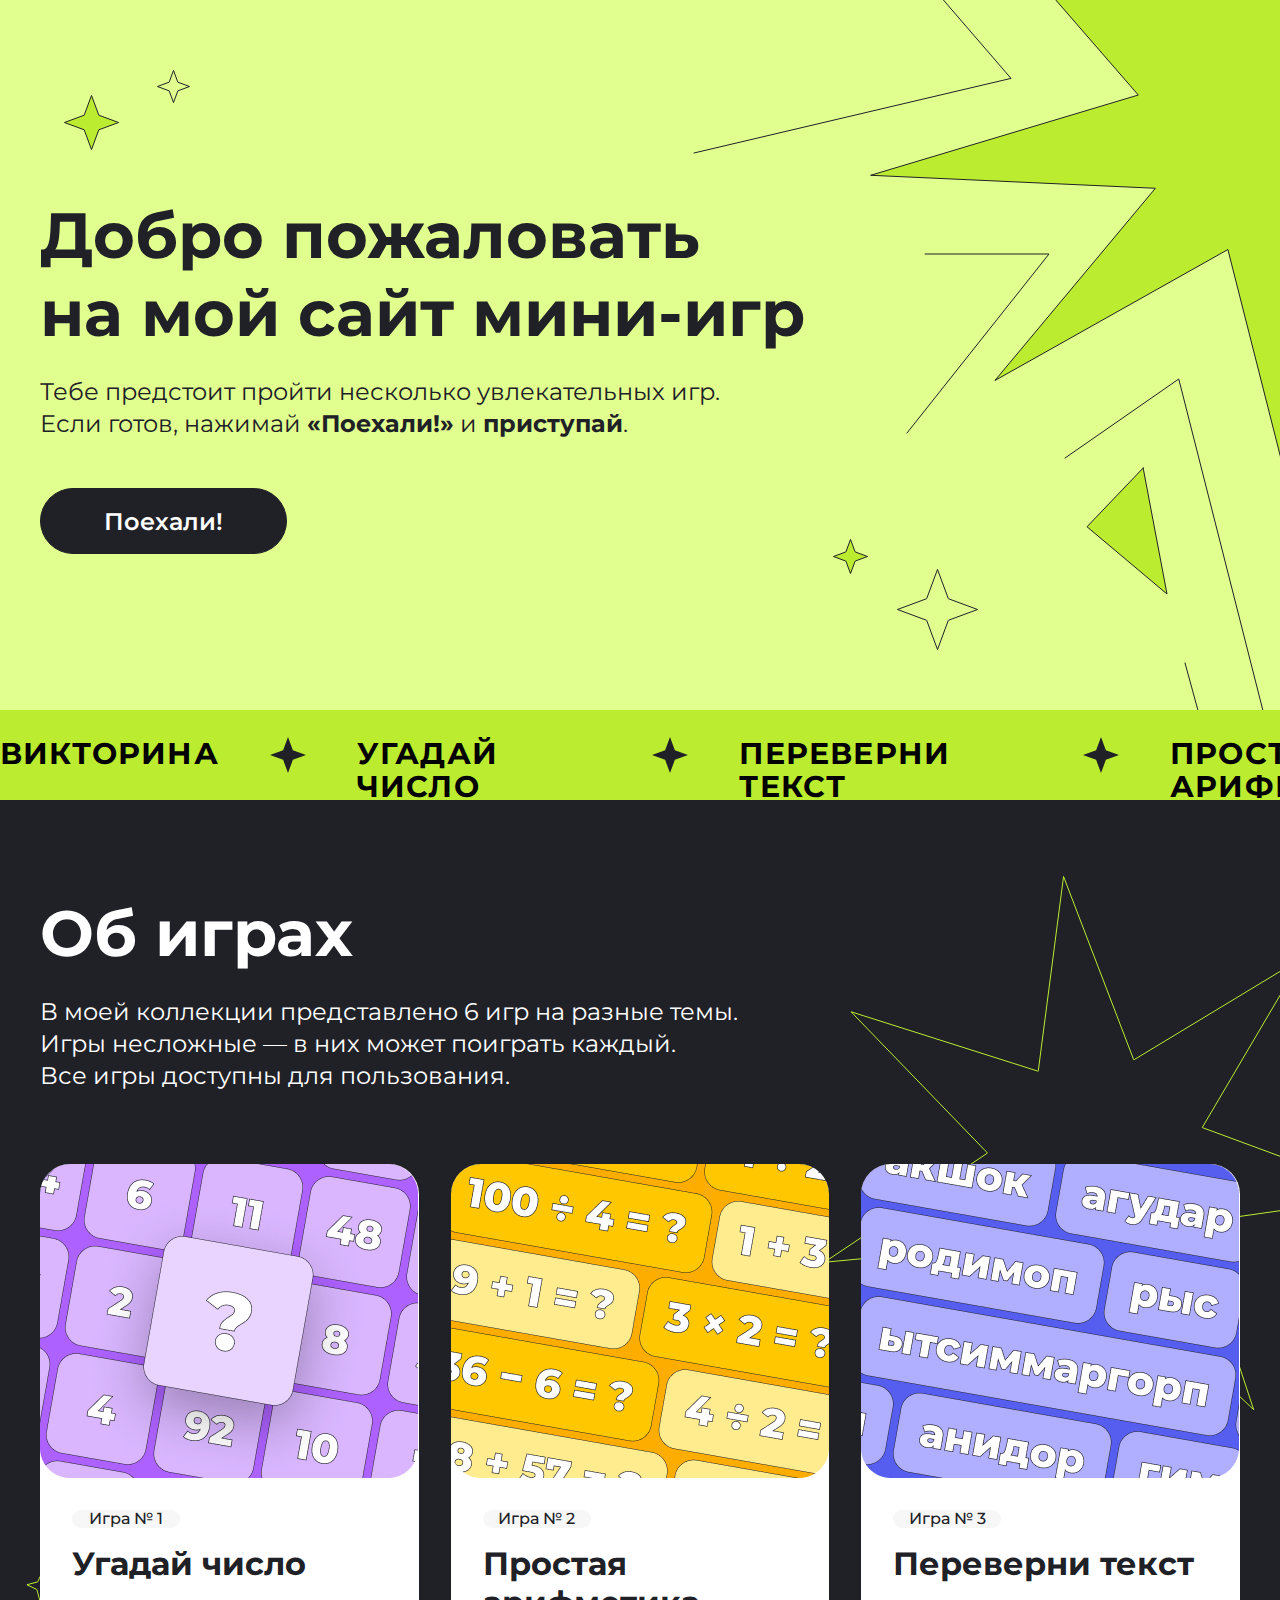
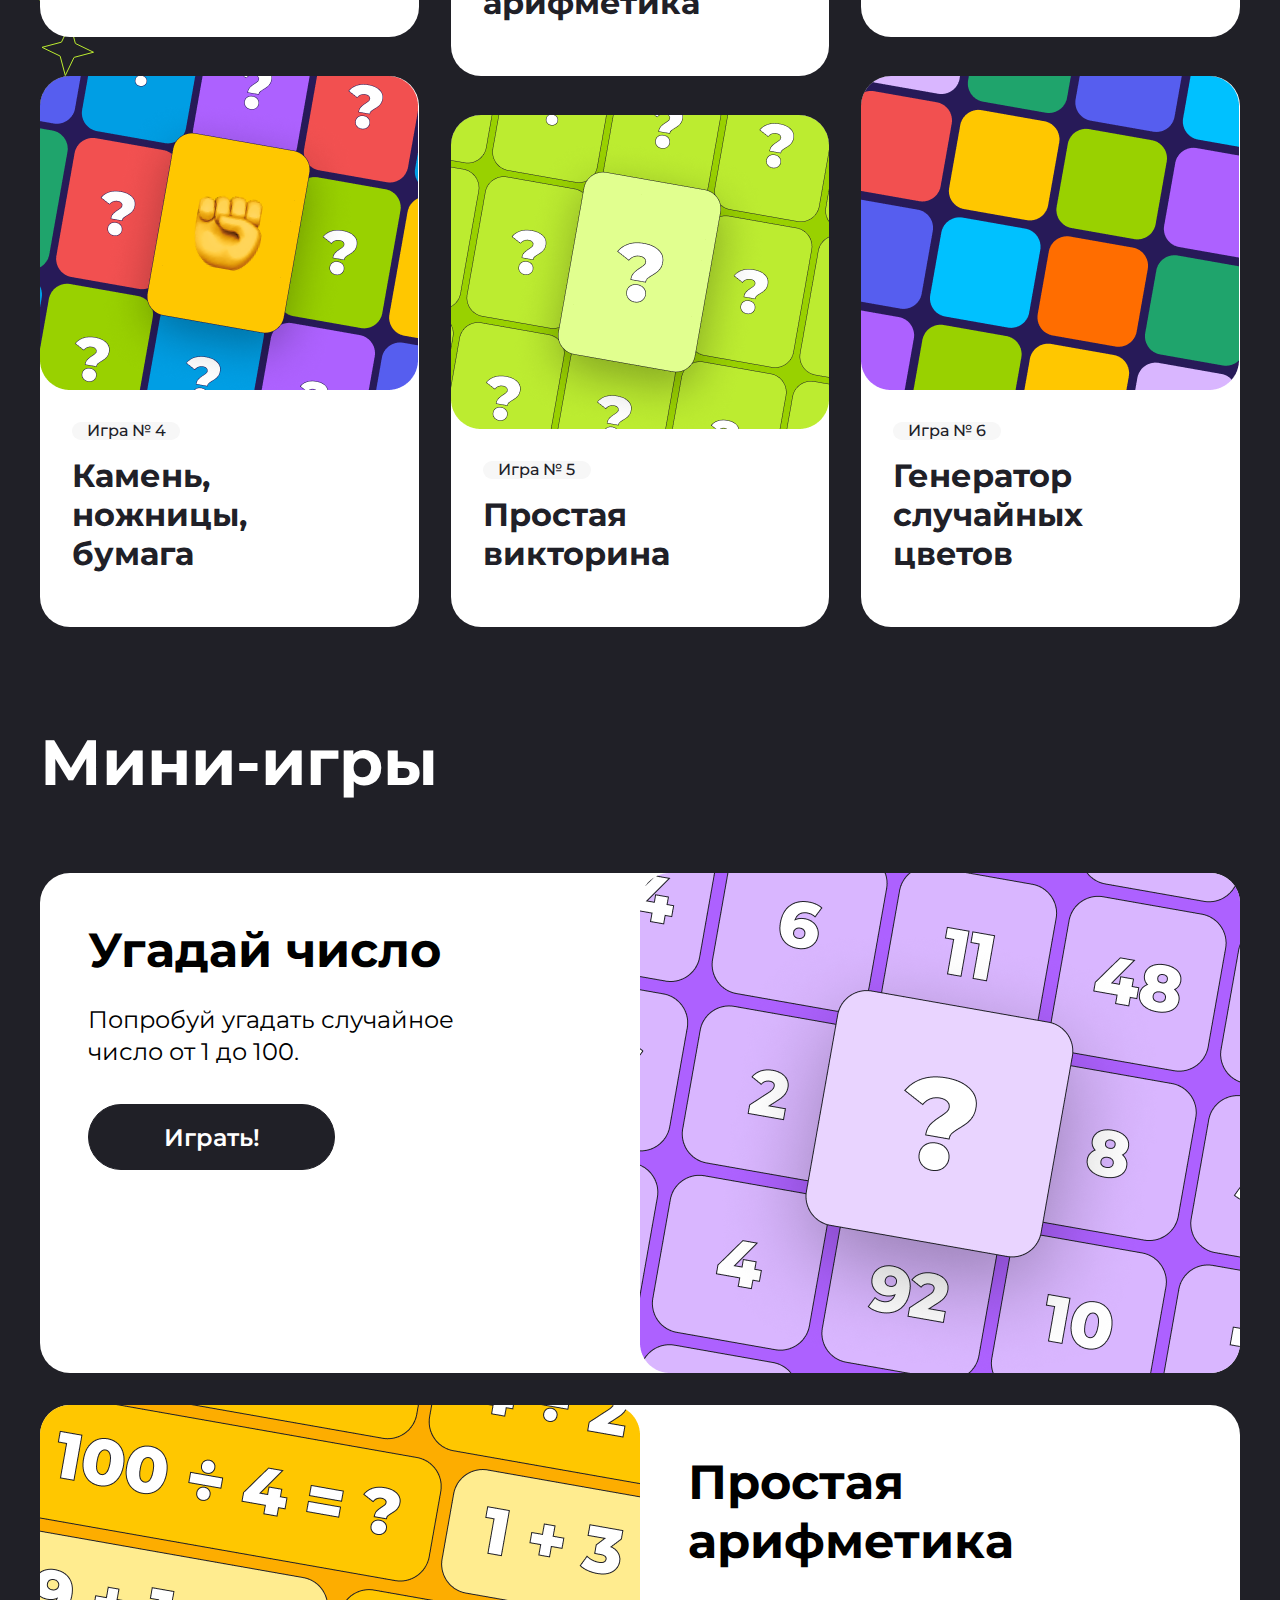
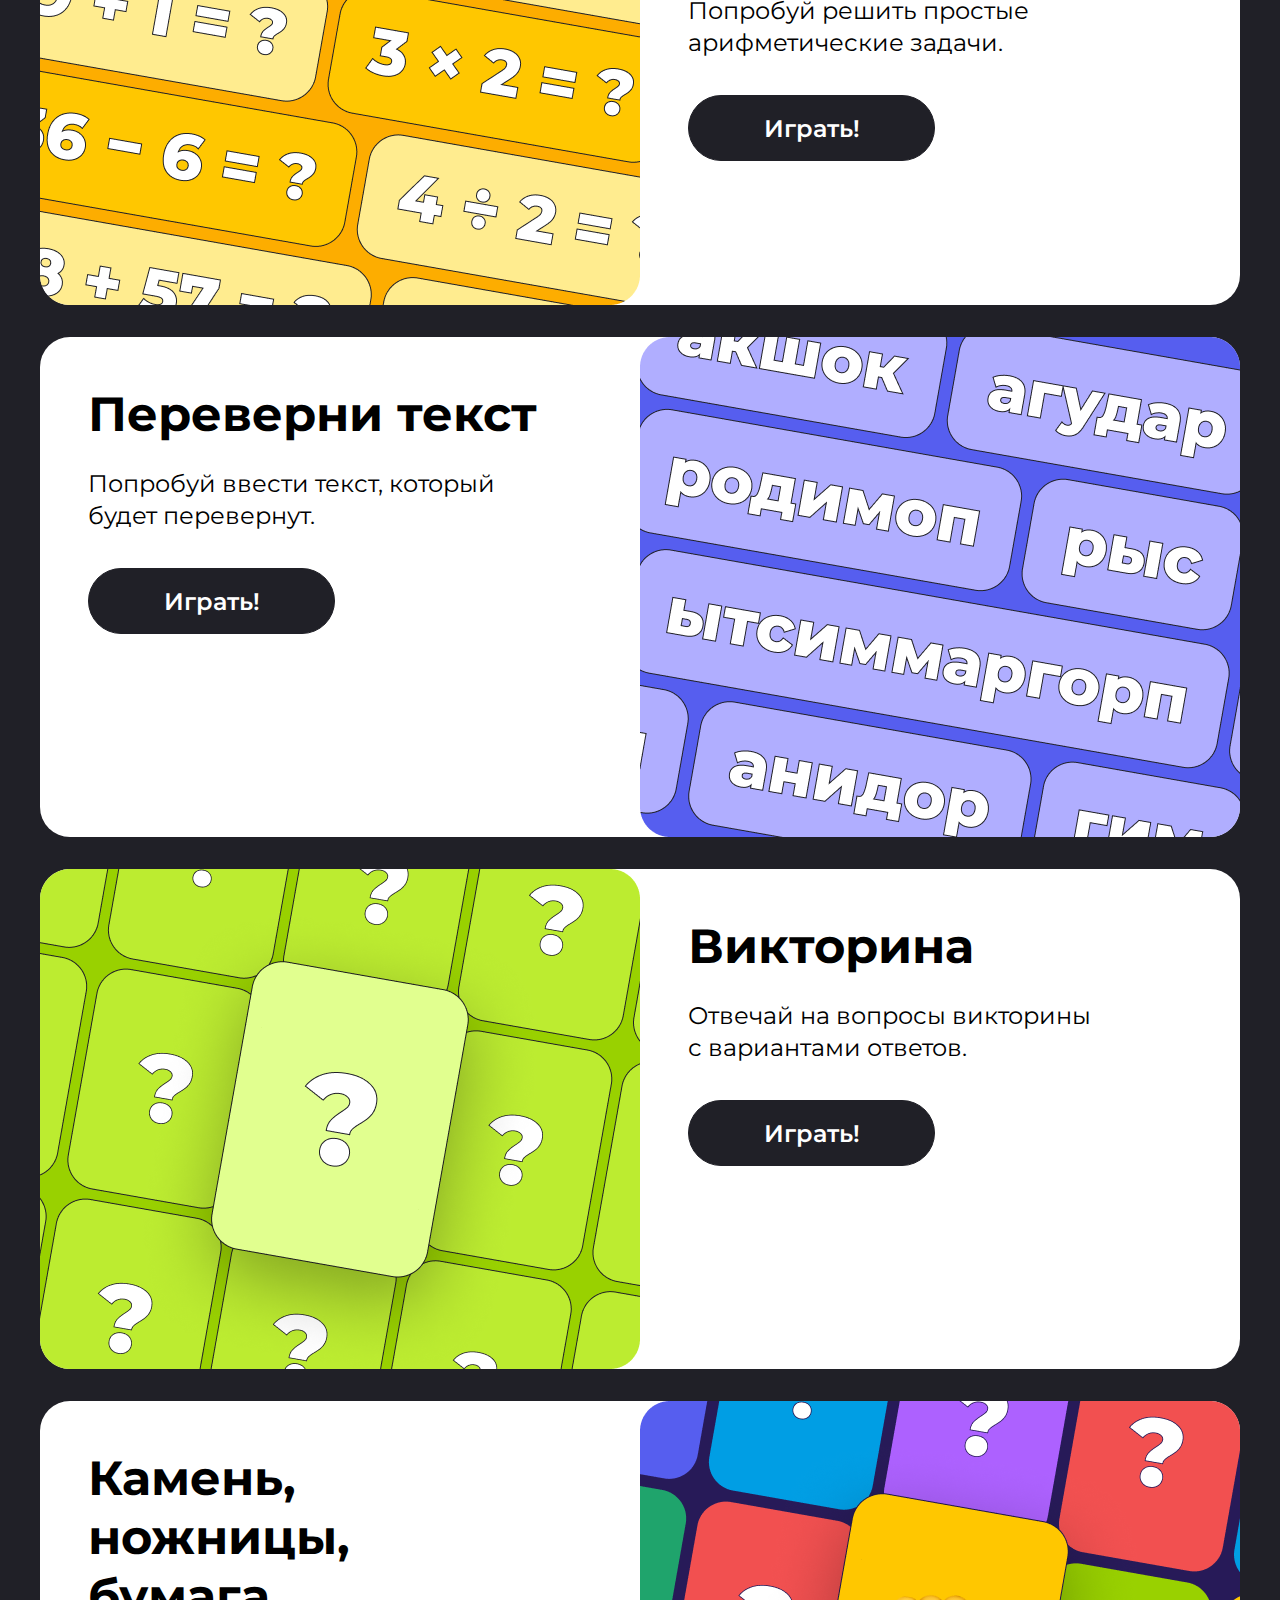
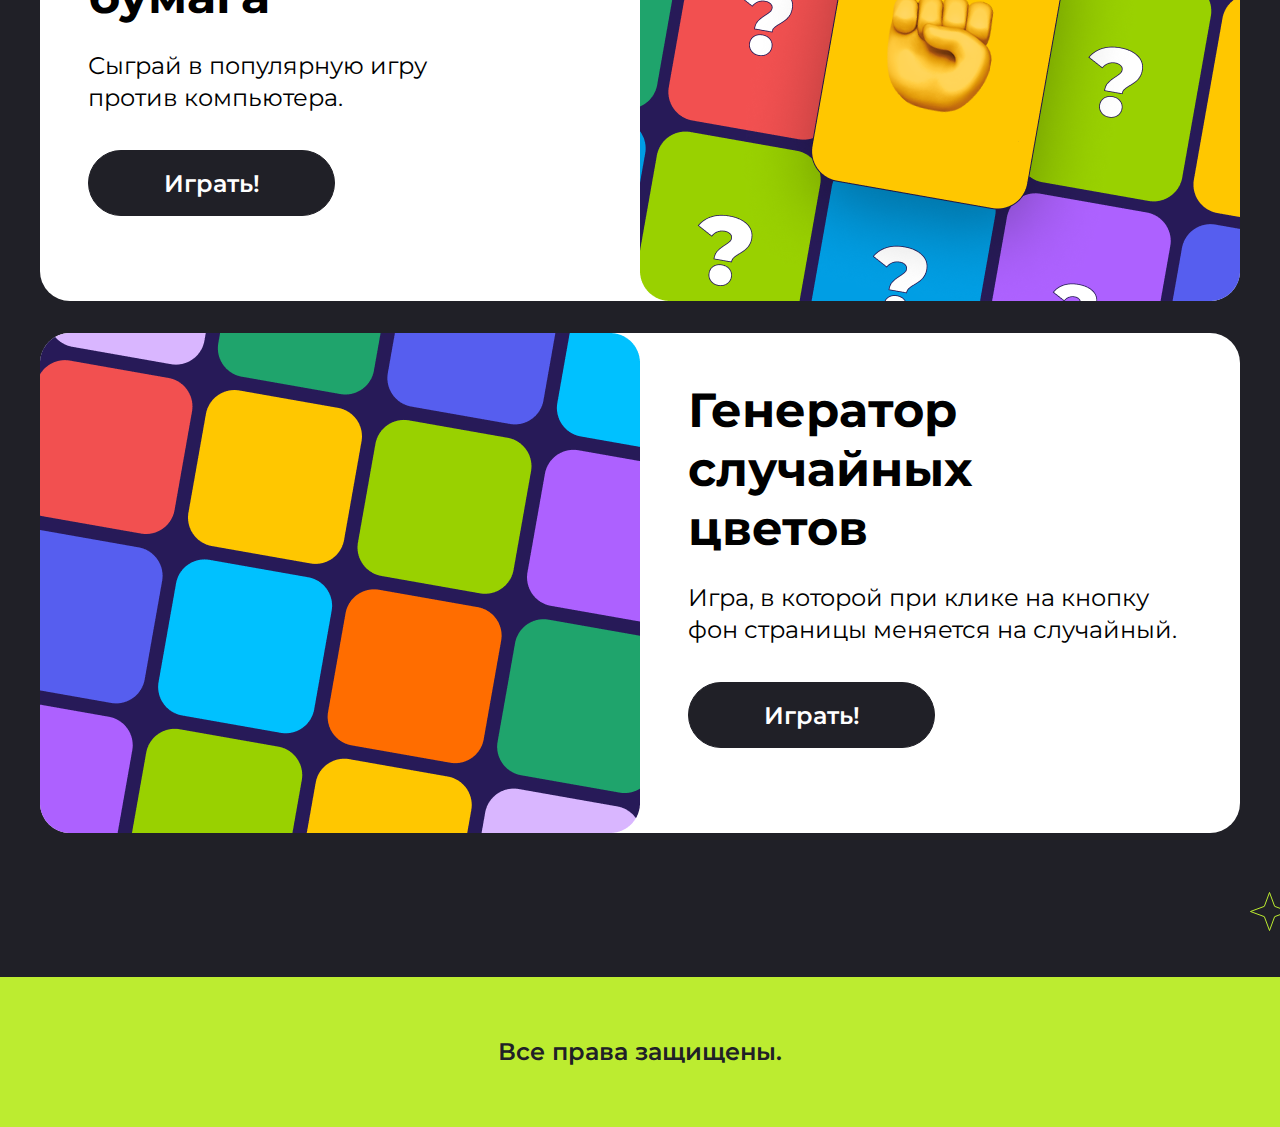
<file: index.html>
<!DOCTYPE html>
<html lang="en">
<head>
    <meta charset="UTF-8">
    <meta name="viewport" content="width=device-width, initial-scale=1.0">
    <title>Homework1</title>
    <link rel="preconnect" href="https://fonts.googleapis.com">
    <link rel="preconnect" href="https://fonts.gstatic.com" crossorigin>
    <link href="https://fonts.googleapis.com/css2?family=Montserrat:ital,wght@0,100..900;1,100..900&display=swap" rel="stylesheet">
    <link rel="stylesheet" href="style.css">
</head>
<body id="body">
    <section class="top">
         <div class="top__background">
            <svg class="top__background-small-star1" width="57" height="57" viewBox="0 0 57 57" fill="none" xmlns="http://www.w3.org/2000/svg">
                <path d="M28.5 1.44077L35.7287 20.9759L35.8084 21.1916L36.0241 21.2713L55.5592 28.5L36.0241 35.7287L35.8084 35.8084L35.7287 36.0241L28.5 55.5592L21.2713 36.0241L21.1916 35.8084L20.9759 35.7287L1.44077 28.5L20.9759 21.2713L21.1916 21.1916L21.2713 20.9759L28.5 1.44077Z" fill="#BCEC30" stroke="#202027"/>
            </svg>
            <svg class="top__background-small-star2" width="35" height="35" viewBox="0 0 35 35" fill="none" xmlns="http://www.w3.org/2000/svg">
                <path d="M17.5 1.44077L21.7577 12.9469L21.8375 13.1626L22.0531 13.2423L33.5592 17.5L22.0531 21.7577L21.8375 21.8375L21.7577 22.0531L17.5 33.5592L13.2423 22.0531L13.1626 21.8375L12.9469 21.7577L1.44077 17.5L12.9469 13.2423L13.1626 13.1626L13.2423 12.9469L17.5 1.44077Z" stroke="#202027"/>
            </svg>
            <svg class="top__background-small-star3" width="37" height="37" viewBox="0 0 37 37" fill="none" xmlns="http://www.w3.org/2000/svg">
                <path d="M18.5 1.44077L23.0278 13.6768L23.1075 13.8925L23.3232 13.9722L35.5592 18.5L23.3232 23.0278L23.1075 23.1075L23.0278 23.3232L18.5 35.5592L13.9722 23.3232L13.8925 23.1075L13.6768 23.0278L1.44077 18.5L13.6768 13.9722L13.8925 13.8925L13.9722 13.6768L18.5 1.44077Z" fill="#BCEC30" stroke="#202027"/>
            </svg>
            <svg class="top__background-small-star4" width="83" height="83" viewBox="0 0 83 83" fill="none" xmlns="http://www.w3.org/2000/svg">
                <path d="M41.5 1.44077L52.2398 30.4648L52.3196 30.6804L52.5352 30.7602L81.5592 41.5L52.5352 52.2398L52.3196 52.3196L52.2398 52.5352L41.5 81.5592L30.7602 52.5352L30.6804 52.3196L30.4648 52.2398L1.44077 41.5L30.4648 30.7602L30.6804 30.6804L30.7602 30.4648L41.5 1.44077Z" stroke="#202027"/>
            </svg>
            <svg class="top__background-star" width="160" height="155" viewBox="0 0 160 155" fill="none" xmlns="http://www.w3.org/2000/svg">
                <path d="M164.226 10.1084C167.072 10.8901 246.284 43.9262 246.284 43.9262L162.242 52.8254L215.335 120.072L140.485 74.1373L132.858 151.995L111.761 70.0034L41.4419 109.004L89.8822 51.7587L3.91711 47.8942L84.7193 23.992L24.6779 -44.2245L109.09 -5.05042L128.408 -80.6362L137.083 -4.88821L213.973 -57.1361L164.226 10.1084Z" fill="#BCEC30" stroke="#202027" stroke-miterlimit="10" stroke-linecap="round"/>
                </svg>
            <svg class="top__background-superstar" width="587" height="798" viewBox="0 0 587 798" fill="none" xmlns="http://www.w3.org/2000/svg">
                <path d="M241.793 -10L318 78.3799L1 153" stroke="#202027" stroke-linecap="round"/>
                <path d="M708.682 48.4063C718.111 51.0311 980.516 161.965 980.516 161.965L702.111 191.848L877.994 417.661L630.036 263.413L604.772 524.856L534.884 249.531L301.938 380.493L462.405 188.266L177.63 175.289L445.303 95.0268L246.404 -134.041L526.036 -2.49627L590.031 -256.31L618.768 -1.95158L873.48 -177.398L708.682 48.4063Z" fill="#BCEC30" stroke="#202027" stroke-miterlimit="10" stroke-linecap="round"/>
                <path d="M232.082 254H356L214 433" stroke="#202027" stroke-linecap="round"/>
                <path d="M372 458.046L485.76 379L591.882 797" stroke="#202027" stroke-linecap="round"/>
                <path d="M450.159 468L394 526.765L474 594L450.159 468Z" fill="#BCEC30" stroke="#202027" stroke-linecap="round"/>
                <path d="M492 663L526 787" stroke="#202027" stroke-linecap="round"/>
                </svg>                 
         </div>
        <h1 class="top__heading">Добро пожаловать <br>на мой сайт мини-игр</h1>
        <p class="top__description">Тебе предстоит пройти несколько увлекательных игр.<br>Если готов, нажимай <b>«Поехали!»</b> и <b>приступай</b>.</p>
        <p class="top__description top__description_mobile">Тебе предстоит пройти несколько <br> увлекательных игр. Если готов,<br> нажимай <b>«Поехали!»</b> и <b>приступай</b>.</p>
        <form class="top__form" action="#about-games">
            <input class="top__button button" type="submit" value="Поехали!" />
        </form>
        <form class="top__form top__form_mobile" action="#games">
            <input class="top__button button" type="submit" value="Поехали!" />
        </form>
        <div class="top__placestripe">
            <ul class="top__stripe">
                <li class="top__stripeitem">ВИКТОРИНА</li>
                <li class="top__stripeitem">УГАДАЙ ЧИСЛО</li>
                <li class="top__stripeitem">ПЕРЕВЕРНИ ТЕКСТ</li>
                <li class="top__stripeitem">ПРОСТАЯ АРИФМЕТИКА</li>
                <li class="top__stripeitem">КАМЕНЬ, НОЖНИЦЫ, БУМАГА</li>
                <li class="top__stripeitem">ГЕНЕРАТОР СЛУЧАЙНЫХ ЦВЕТОВ</li>
            </ul>
        </div>
    </section>
    <section class="about" id="about-games">
        <div class="about__background">
            <svg class="about__background-star" width="458" height="568" viewBox="0 0 458 568" fill="none" xmlns="http://www.w3.org/2000/svg">
                <path d="M311.569 185.338L311.783 185.897L312.295 185.587L479.842 84.2785L380.534 253.019L380.23 253.534L380.791 253.742L564.461 321.57L370.617 349.135L370.025 349.22L370.213 349.787L431.699 535.677L289.288 401.31L288.853 400.9L288.526 401.401L181.527 565.373L197.787 370.254L197.837 369.658L197.242 369.715L2.33088 388.295L165.018 279.354L165.515 279.021L165.1 278.591L29.0482 137.788L215.656 197.059L216.226 197.24L216.303 196.646L241.561 2.48796L311.569 185.338Z" stroke="#BCEC30"/>
            </svg>
            <svg class="about__background-smalstar1" width="32" height="32" viewBox="0 0 32 32" fill="none" xmlns="http://www.w3.org/2000/svg">
                <path d="M17.4367 1.92177L20.2175 12.4032L20.2765 12.6255L20.4836 12.7254L30.2505 17.4371L19.7691 20.218L19.5469 20.2769L19.447 20.484L14.7352 30.251L11.9544 19.7695L11.8954 19.5473L11.6883 19.4474L1.92137 14.7356L12.4028 11.9548L12.6251 11.8958L12.7249 11.6887L17.4367 1.92177Z" stroke="#BCEC30"/>
            </svg>
            <svg class="about__background-smalstar2" width="55" height="55" viewBox="0 0 55 55" fill="none" xmlns="http://www.w3.org/2000/svg">
                <path d="M30.2217 2.02575L35.3236 21.2556L35.3826 21.4778L35.5896 21.5777L53.5086 30.2221L34.2788 35.324L34.0566 35.3829L33.9567 35.59L25.3123 53.5089L20.2104 34.2791L20.1514 34.0569L19.9443 33.957L2.02539 25.3126L21.2552 20.2107L21.4774 20.1518L21.5773 19.9447L30.2217 2.02575Z" stroke="#BCEC30"/>
            </svg>  
        </div>
        <h2 class="about__heading">Об играх</h2>
        <p class="about__description">В моей коллекции представлено 6 игр на разные темы.<br>Игры несложные — в них может поиграть каждый.<br>Все игры доступны для пользования.</p>
        <div class="about__items">
            <a class="about__link about__link_1" href="#number">
                <div class="about__item about__item_1">
                    <p class="about__label" >Игра № 1</p>
                    <h3 class="about__item-name">Угадай число</h3>
                </div>
            </a>
            <a class="about__link about__link_2" href="#arithmetic">
                <div class="about__item about__item_2">
                    <p class="about__label" >Игра № 2</p>
                    <h3 class="about__item-name">Простая арифметика</h3>
                </div>
            </a>
            <a class="about__link about__link_3" href="#text">
                <div class="about__item about__item_3">
                    <p class="about__label" >Игра № 3</p>
                    <h3 class="about__item-name">Переверни текст</h3>
                </div>
            </a>
            <a class="about__link about__link_4" href="#rps">
                <div class="about__item about__item_4">
                    <p class="about__label" >Игра № 4</p>
                    <h3 class="about__item-name">Камень,<br> ножницы,<br> бумага</h3>
                </div>
            </a>
            <a class="about__link about__link_5" href="#quiz">
                <div class="about__item about__item_5">
                    <p class="about__label" >Игра № 5</p>
                    <h3 class="about__item-name">Простая<br> викторина</h3>
                </div>
            </a>
            <a class="about__link about__link_6" href="#generator">
                <div class="about__item about__item_6">
                    <p class="about__label" >Игра № 6</p>
                    <h3 class="about__item-name">Генератор<br> случайных<br> цветов</h3>
                </div>
            </a>
        </div>
    </section>
    <section class="games" id="games">
        <div class="games__background">
            <svg class="games__background-star1" width="36" height="36" viewBox="0 0 36 36" fill="none" xmlns="http://www.w3.org/2000/svg">
                <path d="M19.5959 1.5971L22.4149 13.5957L22.4675 13.8195L22.6716 13.9252L33.6151 19.5956L21.6165 22.4146L21.3927 22.4671L21.2869 22.6713L15.6166 33.6148L12.7976 21.6162L12.745 21.3924L12.5409 21.2866L1.5974 15.6163L13.596 12.7973L13.8198 12.7447L13.9256 12.5406L19.5959 1.5971Z" stroke="#BCEC30"/>
            </svg>
            <svg class="games__background-star2" width="69" height="69" viewBox="0 0 69 69" fill="none" xmlns="http://www.w3.org/2000/svg">
                <path d="M37.6757 1.70276L44.2009 26.2974L44.2599 26.5196L44.467 26.6195L67.3851 37.6756L42.7904 44.2008L42.5682 44.2598L42.4683 44.4669L31.4122 67.385L24.887 42.7903L24.828 42.5681L24.621 42.4682L1.70287 31.4121L26.2975 24.8869L26.5197 24.8279L26.6196 24.6209L37.6757 1.70276Z" stroke="#BCEC30"/>
            </svg> 
            <svg class="games__background-star3" width="41" height="41" viewBox="0 0 41 41" fill="none" xmlns="http://www.w3.org/2000/svg">
                <path d="M20.5 1.44077L25.5679 15.1367L25.6477 15.3523L25.8633 15.4321L39.5592 20.5L25.8633 25.5679L25.6477 25.6477L25.5679 25.8633L20.5 39.5592L15.4321 25.8633L15.3523 25.6477L15.1367 25.5679L1.44077 20.5L15.1367 15.4321L15.3523 15.3523L15.4321 15.1367L20.5 1.44077Z" stroke="#BCEC30"/>
            </svg>
            <svg class="games__background-star4" width="69" height="69" viewBox="0 0 69 69" fill="none" xmlns="http://www.w3.org/2000/svg">
                <path d="M34.5 1.44077L43.3492 25.3554L43.429 25.571L43.6446 25.6508L67.5592 34.5L43.6446 43.3492L43.429 43.429L43.3492 43.6446L34.5 67.5592L25.6508 43.6446L25.571 43.429L25.3554 43.3492L1.44077 34.5L25.3554 25.6508L25.571 25.571L25.6508 25.3554L34.5 1.44077Z" stroke="#BCEC30"/>
            </svg>    
        </div>
        <h2 class="games__heading">Мини-игры</h2>
        <div class="games__items">
            <div class="games__item" id="number">
                <div class="games__item-content">
                    <h3 class="games__item-name">Угадай число</h3>
                    <p class="games__item-description">Попробуй угадать случайное<br> число от 1 до 100.</p>
                    <form class="games__item-form" action="#number">
                        <input onclick="number()" class="games__item-button button" type="submit" value="Играть!" />
                    </form>
                </div>
                <img class="games__item-img" src="img/number-big.png" alt="number">
            </div>
            <div class="games__item" id="arithmetic">
                <div class="games__item-content">
                    <h3 class="games__item-name">Простая<br> арифметика</h3>
                    <p class="games__item-description">Попробуй решить простые<br> арифметические задачи.</p>
                    <form class="games__item-form" action="#arithmetic">
                        <input onclick="arithmetic()" class="games__item-button button" type="submit" value="Играть!" />
                    </form>
                </div>
                <img class="games__item-img" src="img/arithmetic-big.png" alt="arithmetic">
            </div>
            <div class="games__item" id="text">
                <div class="games__item-content">
                    <h3 class="games__item-name">Переверни текст</h3>
                    <p class="games__item-description">Попробуй ввести текст, который<br> будет перевернут.</p>
                    <form class="games__item-form" action="#text">
                        <input onclick="textFlip()" class="games__item-button button" type="submit" value="Играть!" />
                    </form>
                </div>
                <img class="games__item-img" src="img/text-big.png" alt="text">
            </div>
            <div class="games__item" id="quiz">
                <div class="games__item-content">
                    <h3 class="games__item-name">Викторина</h3>
                    <p class="games__item-description">Отвечай на вопросы викторины<br> с вариантами ответов.</p>
                    <form class="games__item-form" action="#quiz">
                        <input onclick="quizGame()" class="games__item-button button" type="submit" value="Играть!" />
                    </form>
                </div>
                <img class="games__item-img" src="img/quiz-big.png" alt="quiz">
            </div>
            <div class="games__item" id="rps">
                <div class="games__item-content">
                    <h3 class="games__item-name">Камень,<br> ножницы,<br> бумага</h3>
                    <p class="games__item-description">Сыграй в популярную игру<br> против компьютера.</p>
                    <form class="games__item-form" action="#rps">
                        <input onclick="rockPaperScissors()" class="games__item-button button" type="submit" value="Играть!" />
                    </form>
                </div>
                <img class="games__item-img" src="img/rps-big.png" alt="rps">
            </div>
            <div class="games__item" id="generator">
                <div class="games__item-content">
                    <h3 class="games__item-name">Генератор<br> случайных<br> цветов</h3>
                    <p class="games__item-description">Игра, в которой при клике на кнопку<br> фон страницы меняется на случайный.</p>
                    <form class="games__item-form" action="#generator">
                        <input onclick="changeColor()" class="games__item-button button" type="submit" value="Играть!" />
                    </form>
                </div>
                <img class="games__item-img" src="img/generator-big.png" alt="generator">
            </div>
        </div>
    </section>
    <footer class="footer">
        <h4 class="footer__information">Все права защищены.</h4>
    </footer>
    <script src="scripts.js"></script>
    <!-- Скрипты из дз -->
    <!-- <script src="hw-2.js"></script> -->
    <!-- <script src="hw-3.js"></script> -->
    <!-- <script src="hw-4.js"></script> -->
    <!-- <script src="hw-5.js"></script> -->
    <!-- <script src="hw-6.js"></script> -->
    <!-- <script src="hw-7.js"></script> -->
    <!-- <script src="hw-8.js"></script> -->

</body>
</html>
</file>
<file: style.css>
* {
  padding: 0;
  margin: 0;
}

a {
  text-decoration: none;
}

html {
  scroll-behavior: smooth;
}

.button {
  width: 247px;
  height: 66px;
  box-sizing: border-box;
  border: 1px solid rgb(32, 32, 39);
  border-radius: 60px;
  background: #202027;
  color: #FFFFFF;
  font-family: Montserrat;
  font-size: 24px;
  font-weight: 600;
  text-align: center;
}
.button:hover {
  background: #FFFFFF;
  color: #202027;
}

h2 {
  font-family: Montserrat;
  font-size: 64px;
  font-weight: 700;
  line-height: 78px;
  text-align: left;
  color: #FFFFFF;
}

.footer {
  height: 150px;
  background: #BCEC30;
}
.footer__information {
  color: #202027;
  font-family: Montserrat;
  font-size: 24px;
  font-weight: 600;
  text-align: center;
  padding-top: 60px;
}

.top {
  position: relative;
  overflow-x: hidden;
  height: 800px;
  background-color: #E1FF8F;
  padding-left: calc(50% - 600px);
  padding-right: calc(50% - 600px);
}
.top__background-small-star1 {
  position: absolute;
  top: 94px;
  left: 63px;
}
.top__background-small-star2 {
  position: absolute;
  top: 69px;
  left: 156px;
}
.top__background-small-star3 {
  position: absolute;
  top: 538px;
  left: 65%;
}
.top__background-small-star4 {
  position: absolute;
  top: 568px;
  left: 70%;
}
.top__background-star {
  display: none;
}
.top__background-superstar {
  position: absolute;
  right: 0%;
}
.top__heading {
  z-index: 1;
  padding-top: 196px;
  color: #202027;
  font-family: Montserrat;
  font-size: 64px;
  font-weight: 700;
  line-height: 78px;
  letter-spacing: 0px;
  text-align: left;
}
.top__description {
  z-index: 1;
  padding-top: 24px;
  color: rgb(32, 32, 39);
  font-family: Montserrat;
  font-size: 24px;
  font-weight: 400;
  line-height: 32px;
  letter-spacing: 0px;
  text-align: left;
}
.top__description_mobile {
  display: none;
}
.top__form {
  padding-top: 48px;
}
.top__form_mobile {
  display: none;
}
.top__placestripe {
  overflow: hidden;
  width: 220%;
  height: 90px;
  position: absolute;
  left: 0%;
  bottom: 0%;
  background-color: #BCEC30;
}
.top__stripe {
  display: flex;
  -moz-column-gap: 138px;
       column-gap: 138px;
  list-style: none;
  margin-top: 27px;
  animation: scroll 10s linear infinite;
}
.top__stripeitem {
  font-family: Montserrat;
  font-size: 30px;
  font-weight: 700;
  line-height: 33px;
  letter-spacing: 0.04em;
  text-align: left;
  position: relative;
}
.top__stripeitem::before {
  content: "";
  position: absolute;
  float: right;
  left: -87px;
  background-image: url(img/Star.svg);
  background-repeat: no-repeat;
  width: 36px;
  height: 36px;
}

@keyframes scroll {
  0% {
    transform: translateX(0);
  }
  100% {
    transform: translateX(-100%);
  }
}
.about {
  position: relative;
  background-color: #202027;
  padding-left: calc(50% - 600px);
  padding-right: calc(50% - 600px);
  padding-bottom: 50px;
}
.about__background {
  z-index: 0;
}
.about__background-star {
  position: absolute;
  right: 0%;
  top: 5%;
  z-index: 0;
}
.about__background-smalstar1 {
  position: absolute;
  top: 770px;
  left: 25px;
}
.about__background-smalstar2 {
  position: absolute;
  top: 822px;
  left: 40px;
}
.about__heading {
  padding-top: 94px;
}
.about__description {
  padding-top: 24px;
  color: #FFFFFF;
  font-family: Montserrat;
  font-size: 24px;
  font-weight: 400;
  line-height: 32px;
  letter-spacing: 0px;
  text-align: left;
}
.about__items {
  padding-top: 72px;
  display: grid;
  -moz-column-gap: 32px;
       column-gap: 32px;
  grid-template-columns: repeat(12, 1fr);
}
.about__link {
  grid-column: span 4;
  transition: transform 0.2s;
  z-index: 1;
  background: #FFFFFF;
  border-radius: 30px;
  height: 473px;
}
.about__link:hover {
  transform: scale(1.1);
}
.about__link_1 {
  background-image: url(img/number.png);
  background-repeat: no-repeat;
}
.about__link_2 {
  background-image: url(img/arithmetic.png);
  background-repeat: no-repeat;
  height: 512px;
}
.about__link_3 {
  background-image: url(img/text.png);
  background-repeat: no-repeat;
}
.about__link_4 {
  background-image: url(img/rps.png);
  background-repeat: no-repeat;
  height: 551px;
}
.about__link_5 {
  background-image: url(img/quiz.png);
  background-repeat: no-repeat;
  margin-top: 39px;
  height: 512px;
}
.about__link_6 {
  background-image: url(img/generator.png);
  background-repeat: no-repeat;
  height: 551px;
}
.about__label {
  margin-left: 32px;
  margin-right: 32px;
  margin-top: 346px;
  width: 108px;
  border-radius: 52.58px;
  background: rgb(247, 247, 247);
  color: rgb(32, 32, 39);
  font-family: Montserrat;
  font-size: 16px;
  font-weight: 500;
  line-height: 110%;
  letter-spacing: 0px;
  text-align: center;
}
.about__item-name {
  margin-right: 32px;
  margin-left: 32px;
  margin-top: 16px;
  color: rgb(32, 32, 39);
  font-family: Montserrat;
  font-size: 32px;
  font-weight: 700;
  line-height: 39px;
  letter-spacing: 0px;
  text-align: left;
}

.games {
  position: relative;
  background-color: #202027;
  padding-left: calc(50% - 600px);
  padding-right: calc(50% - 600px);
}
.games__background {
  z-index: 0;
}
.games__background-star1 {
  position: absolute;
  right: calc(100vw - 1440px + 124px);
  top: 93px;
}
.games__background-star2 {
  position: absolute;
  right: calc(100vw - 1440px + 45px);
  top: 126px;
}
.games__background-star3 {
  position: absolute;
  right: calc(100vw - 1440px + 150px);
  bottom: 45px;
}
.games__background-star4 {
  position: absolute;
  right: calc(100vw - 1440px + 52px);
  bottom: 65px;
}
.games__heading {
  padding-top: 46px;
  padding-bottom: 40px;
}
.games__items {
  padding-bottom: 144px;
}
.games__item {
  display: flex;
  margin-top: 32px;
  max-width: 1200px;
  background-color: #FFFFFF;
  border-radius: 30px;
}
.games__item:nth-child(2n-1) {
  flex-direction: row;
}
.games__item:nth-child(2n) {
  flex-direction: row-reverse;
}
.games__item-content {
  width: 600px;
  padding-left: 48px;
  padding-right: 48px;
}
.games__item-name {
  padding-top: 48px;
  font-family: Montserrat;
  font-size: 48px;
  font-weight: 700;
  line-height: 59px;
  text-align: left;
}
.games__item-description {
  padding-top: 24px;
  font-family: Montserrat;
  font-size: 24px;
  font-weight: 400;
  line-height: 32px;
  text-align: left;
}
.games__item-form {
  padding-top: 36px;
}

@media (max-width: 1024px) {
  .top {
    padding-left: 24px;
    padding-right: 24px;
  }
  .top__background-superstar {
    display: none;
  }
  .top__background-star {
    display: block;
    position: absolute;
    right: 0%;
  }
  .top__heading {
    font-size: 56px;
    font-weight: 700;
    line-height: 78px;
    letter-spacing: 0px;
    text-align: left;
  }
  .about {
    padding-left: 24px;
    padding-right: 24px;
  }
  .about__items {
    padding-top: 64px;
    gap: 28px;
    grid-template-columns: repeat(12, 1fr);
  }
  .about__link {
    grid-column: span 6;
    transition: transform 0.2s;
    z-index: 1;
    background: #FFFFFF;
    border-radius: 30px;
    height: 500px;
    max-width: 373px;
  }
  .about__link:nth-child(2n) {
    height: 500px;
  }
  .about__link:nth-child(5n) {
    margin-top: 0px;
  }
  .about__link_1 {
    background-image: url(img/number.png);
    background-repeat: no-repeat;
  }
  .about__link_2 {
    background-image: url(img/arithmetic.png);
    background-repeat: no-repeat;
  }
  .about__link_3 {
    background-image: url(img/text.png);
    background-repeat: no-repeat;
  }
  .about__link_4 {
    background-image: url(img/rps.png);
    background-repeat: no-repeat;
  }
  .about__link_5 {
    background-image: url(img/quiz.png);
    background-repeat: no-repeat;
  }
  .about__link_6 {
    background-image: url(img/generator.png);
    background-repeat: no-repeat;
  }
  .games {
    padding-left: 24px;
    padding-right: 24px;
  }
  .games__heading {
    padding-top: 48px;
    padding-bottom: 24px;
    font-size: 40px;
  }
  .games__items {
    padding-bottom: 48px;
  }
  .games__item {
    max-width: 768px;
  }
  .games__item-content {
    padding-left: 29px;
    padding-right: 29px;
    padding-top: 29px;
    padding-bottom: 32px;
  }
  .games__item:nth-child(2n-1) {
    flex-direction: column-reverse;
  }
  .games__item:nth-child(2n) {
    flex-direction: column-reverse;
  }
}
@media (max-width: 767px) {
  .button {
    width: 285px;
    height: 55px;
    font-size: 16px;
    line-height: 23px;
  }
  .button:hover {
    background: #202027;
    color: #FFFFFF;
  }
  .top {
    padding-left: 17px;
    padding-right: 17px;
    height: 700px;
  }
  .top__background-small-star1 {
    position: absolute;
    top: 14%;
    left: 10%;
    height: 35px;
  }
  .top__background-small-star2 {
    position: absolute;
    top: 9%;
    left: 24%;
    height: 21px;
  }
  .top__background-small-star3 {
    position: absolute;
    top: 80%;
    left: 72%;
    height: 18px;
  }
  .top__background-small-star4 {
    position: absolute;
    top: 83%;
    left: 80%;
    width: 39px;
    height: 41px;
  }
  .top__heading {
    padding-top: 147px;
    font-family: Montserrat;
    font-size: 40px;
    font-weight: 700;
    line-height: 49px;
    text-align: center;
  }
  .top__description {
    display: none;
  }
  .top__description_mobile {
    display: block;
    font-family: Montserrat;
    font-size: 16px;
    font-weight: 400;
    line-height: 19.5px;
    text-align: center;
  }
  .top__form {
    display: none;
  }
  .top__form_mobile {
    display: block;
    padding-top: 36px;
  }
  .top__button {
    margin-left: calc(50% - 142.5px);
    margin-right: calc(50% - 142.5px);
  }
  .top__placestripe {
    height: 51px;
    width: 450%;
  }
  .top__stripe {
    margin-top: 16px;
    -moz-column-gap: 74px;
         column-gap: 74px;
  }
  .top__stripeitem {
    font-size: 16px;
    font-family: Montserrat;
    font-weight: 700;
    line-height: 17px;
    letter-spacing: 0.04em;
    text-align: left;
  }
  .top__stripeitem::before {
    content: "";
    position: absolute;
    float: right;
    left: -48px;
    background-image: url(img/Star_small.svg);
    background-repeat: no-repeat;
  }
  .about {
    display: none;
  }
  .games {
    padding-left: 16px;
    padding-right: 16px;
  }
  .games__background {
    display: none;
  }
  .games__heading {
    padding-top: 48px;
    padding-bottom: 24px;
    font-size: 40px;
    font-family: Montserrat;
    font-weight: 700;
    line-height: 49px;
    text-align: left;
  }
  .games__items {
    padding-bottom: 14px;
  }
  .games__item {
    max-width: 343px;
    margin-top: 24px;
  }
  .games__item-content {
    padding-left: 29px;
    padding-right: 29px;
    padding-top: 29px;
    padding-bottom: 32px;
  }
  .games__item-name {
    padding-top: 0px;
    font-size: 32px;
    line-height: 39px;
  }
  .games__item-description {
    font-size: 16px;
    font-weight: 400;
    line-height: 20px;
  }
  .games__item:nth-child(2n-1) {
    flex-direction: column-reverse;
  }
  .games__item:nth-child(2n) {
    flex-direction: column-reverse;
  }
  .footer {
    height: 100px;
  }
  .footer__information {
    font-size: 16px;
    padding-top: 40px;
  }
}/*# sourceMappingURL=style.css.map */
</file>
